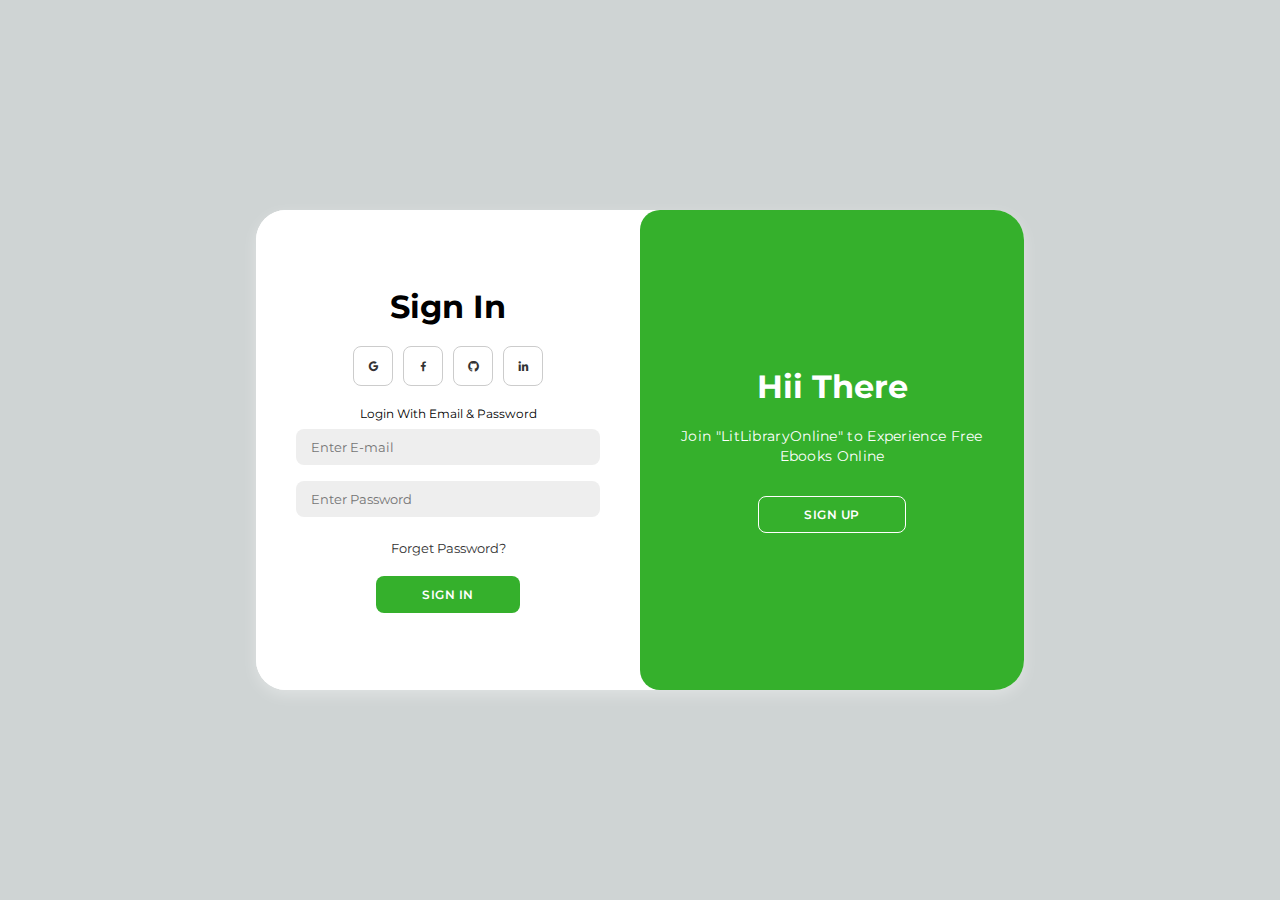
<file: Login Page/index.html>
<!DOCTYPE html>
<html lang="en">
  <head>
    <meta charset="UTF-8" />
    <meta name="viewport" content="width=device-width, initial-scale=1.0" />

    <link rel="stylesheet" href="style.css" />

    <link
      href="https://unpkg.com/boxicons@2.1.4/css/boxicons.min.css"
      rel="stylesheet"
    />
    <!--https://boxicons.com/ -->

    <title>Login & Register Page ->> Code With Patel</title>
  </head>

  <body>
    <div class="container" id="container">
      <div class="form-container sign-up">
        <form>
          <h1>Create Account</h1>
          <div class="social-icons">
            <a href="#" class="icons"><i class="bx bxl-google"></i></a>
            <a href="#" class="icons"><i class="bx bxl-facebook"></i></a>
            <a href="#" class="icons"><i class="bx bxl-github"></i></a>
            <a href="#" class="icons"><i class="bx bxl-linkedin"></i></a>
          </div>
          <span>Register with E-mail</span>
          <input type="text" placeholder="Name" />
          <input type="email" placeholder="Enter E-mail" />
          <input type="password" placeholder="Enter Password" />
          <button>Sign Up</button>
        </form>
      </div>

      <div class="form-container sign-in">
        <form>
          <h1>Sign In</h1>
          <div class="social-icons">
            <a href="#" class="icons"><i class="bx bxl-google"></i></a>
            <a href="#" class="icons"><i class="bx bxl-facebook"></i></a>
            <a href="#" class="icons"><i class="bx bxl-github"></i></a>
            <a href="#" class="icons"><i class="bx bxl-linkedin"></i></a>
          </div>
          <span>Login With Email & Password</span>
          <input type="email" placeholder="Enter E-mail" />
          <input type="password" placeholder="Enter Password" />
          <a href="#">Forget Password?</a>
          <button>Sign In</button>
        </form>
      </div>

      <div class="toggle-container">
        <div class="toggle">
          <div class="toggle-panel toggle-left">
            <h1>Welcome To <br />LitLibraryOnline</h1>
            <p>Sign in With ID & Passowrd</p>
            <button class="hidden" id="login">Sign In</button>
          </div>
          <div class="toggle-panel toggle-right">
            <h1>Hii There</h1>
            <p>Join "LitLibraryOnline" to Experience Free Ebooks Online</p>
            <button class="hidden" id="register">Sign Up</button>
          </div>
        </div>
      </div>
    </div>

    <script src="script.js"></script>
  </body>
</html>
</file>
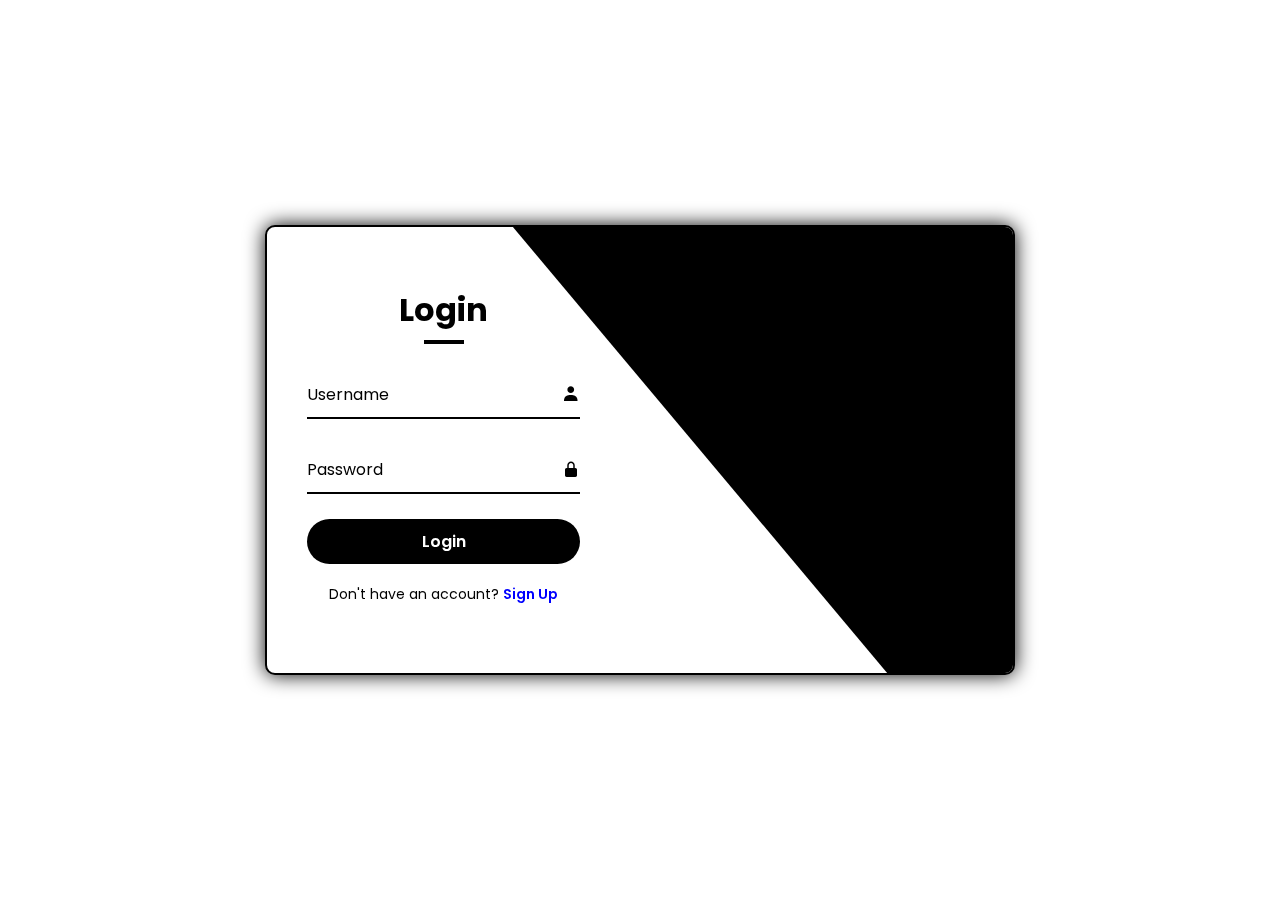
<file: Register Page/index.html>
<!DOCTYPE html>
<html lang="en">
  <head>
    <meta charset="UTF-8" />
    <meta name="viewport" content="width=device-width, initial-scale=1.0" />
    <title>Login Register form</title>

    <!--Boxicons CDN-->
    <link
      href="https://unpkg.com/boxicons@2.1.4/css/boxicons.min.css"
      rel="stylesheet"
    />

    <!--Custom CSS-->
    <link rel="stylesheet" href="style.css" />
  </head>

  <body>
    <div class="wrapper">
      <span class="rotate-bg"></span>
      <span class="rotate-bg2"></span>

      <div class="form-box login">
        <h2 class="title animation" style="--i: 0; --j: 21">Login</h2>
        <form action="#">
          <div class="input-box animation" style="--i: 1; --j: 22">
            <input type="text" required />
            <label for="">Username</label>
            <i class="bx bxs-user"></i>
          </div>

          <div class="input-box animation" style="--i: 2; --j: 23">
            <input type="password" required />
            <label for="">Password</label>
            <i class="bx bxs-lock-alt"></i>
          </div>

          <button type="submit" class="btn animation" style="--i: 3; --j: 24">
            Login
          </button>

          <div class="linkTxt animation" style="--i: 5; --j: 25">
            <p>
              Don't have an account?
              <a href="#" class="register-link">Sign Up</a>
            </p>
          </div>
        </form>
      </div>

      <!--Register Form-->
      <div class="form-box register">
        <h2 class="title animation" style="--i: 17; --j: 0">Sign Up</h2>

        <form action="#">
          <div class="input-box animation" style="--i: 18; --j: 1">
            <input type="text" required />
            <label for="">Username</label>
            <i class="bx bxs-user"></i>
          </div>

          <div class="input-box animation" style="--i: 19; --j: 2">
            <input type="email" required />
            <label for="">Email</label>
            <i class="bx bxs-envelope"></i>
          </div>

          <div class="input-box animation" style="--i: 20; --j: 3">
            <input type="password" required />
            <label for="">Password</label>
            <i class="bx bxs-lock-alt"></i>
          </div>

          <button type="submit" class="btn animation" style="--i: 21; --j: 4">
            Sign Up
          </button>

          <div class="linkTxt animation" style="--i: 22; --j: 5">
            <p>
              Already have an account? <a href="#" class="login-link">Login</a>
            </p>
          </div>
        </form>
      </div>
    </div>

    <!--Script.js-->
    <script src="script.js"></script>
  </body>
</html>
</file>
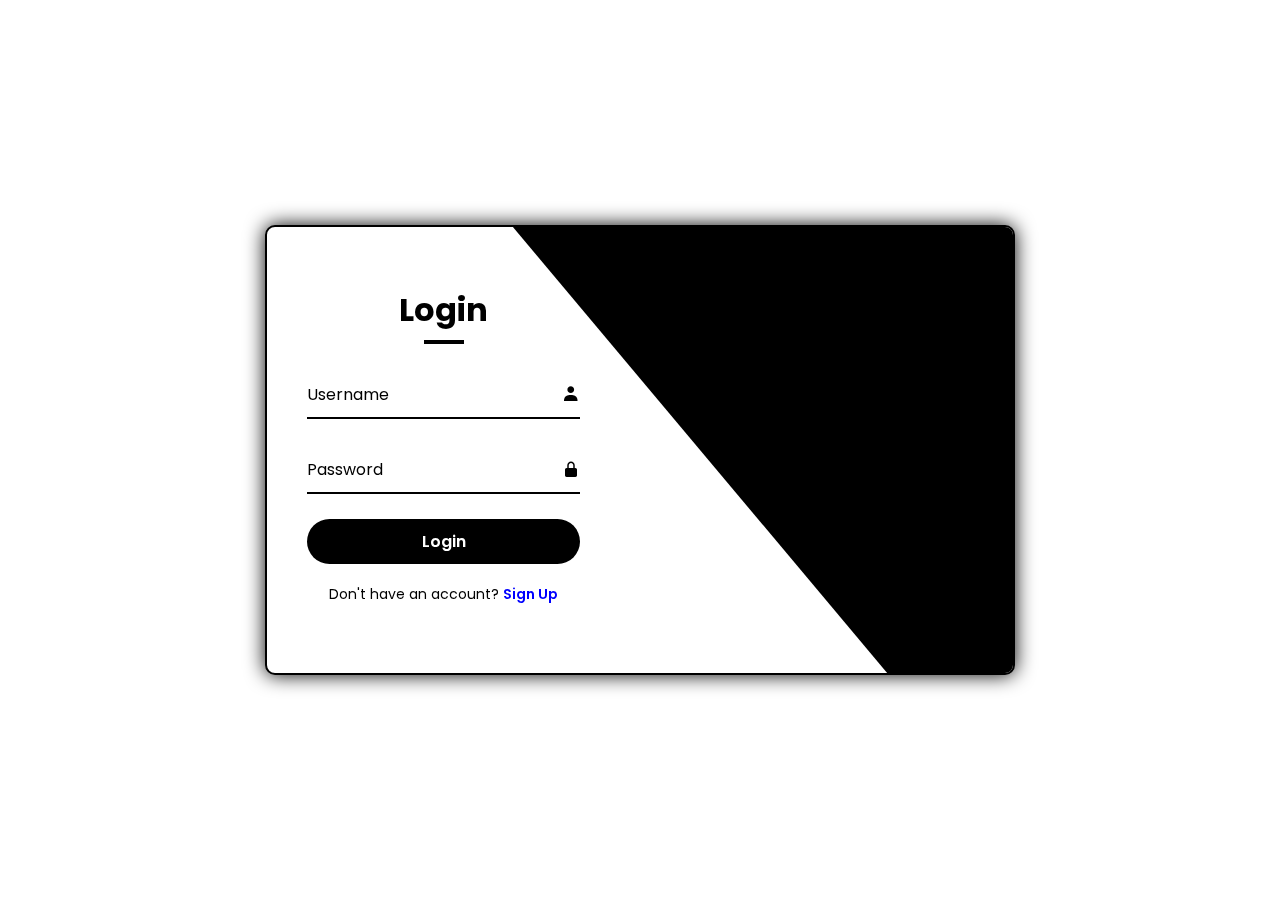
<file: Register/register.html>
<!DOCTYPE html>
<html lang="en">
  <head>
    <meta charset="UTF-8" />
    <meta name="viewport" content="width=device-width, initial-scale=1.0" />
    <title>Login Register form</title>

    <!--Boxicons CDN-->
    <link
      href="https://unpkg.com/boxicons@2.1.4/css/boxicons.min.css"
      rel="stylesheet"
    />

    <!--Custom CSS-->
    <link rel="stylesheet" href="register.css" />
  </head>

  <body>
    <div class="wrapper">
      <span class="rotate-bg"></span>
      <span class="rotate-bg2"></span>

      <div class="form-box login">
        <h2 class="title animation" style="--i: 0; --j: 21">Login</h2>
        <form >
          <div class="input-box animation" style="--i: 1; --j: 22">
            <input type="text" required />
            <label for="">Username</label>
            <i class="bx bxs-user"></i>
          </div>

          <div class="input-box animation" style="--i: 2; --j: 23">
            <input type="password" required />
            <label for="">Password</label>
            <i class="bx bxs-lock-alt"></i>
          </div>

          <button type="submit" class="btn animation" style="--i: 3; --j: 24">
            Login
          </button>

          <div class="linkTxt animation" style="--i: 5; --j: 25">
            <p>
              Don't have an account?
              <a href="#" class="register-link">Sign Up</a>
            </p>
          </div>
        </form>
      </div>

      <!--Register Form-->
      <div class="form-box register">
        <h2 class="title animation" style="--i: 17; --j: 0">Sign Up</h2>

        <form action>
          <div class="input-box animation" style="--i: 18; --j: 1">
            <input type="text" required />
            <label for="">Username</label>
            <i class="bx bxs-user"></i>
          </div>

          <div class="input-box animation" style="--i: 19; --j: 2">
            <input type="email" required />
            <label for="">Email</label>
            <i class="bx bxs-envelope"></i>
          </div>

          <div class="input-box animation" style="--i: 20; --j: 3">
            <input type="password" required />
            <label for="">Password</label>
            <i class="bx bxs-lock-alt"></i>
          </div>

          <button type="submit" class="btn animation" style="--i: 21; --j: 4">
            Sign Up
          </button>

          <div class="linkTxt animation" style="--i: 22; --j: 5">
            <p>
              Already have an account? <a href="#" class="login-link">Login</a>
            </p>
          </div>
        </form>
      </div>
    </div>

    <!--Script.js-->
    <script src="register.js"></script>
  </body>
</html>
</file>
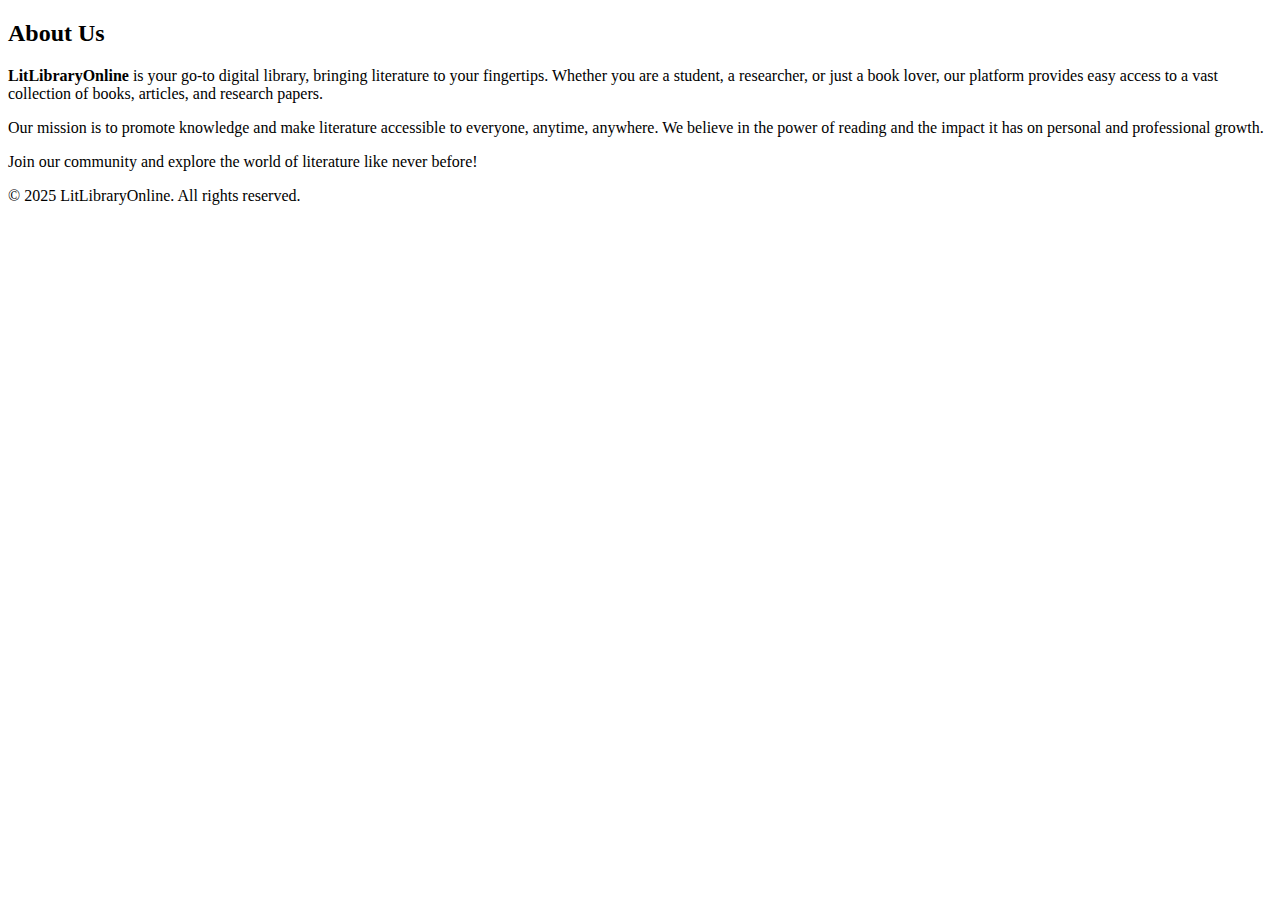
<file: templates/about.html>
<!DOCTYPE html>
<html lang="en">
<head>
    <meta charset="UTF-8">
    <meta name="viewport" content="width=device-width, initial-scale=1.0">
    <title>About Us - LitLibraryOnline</title>
</head>
<body> 
    <section class="about">
        <div class="container">
            <h2>About Us</h2>
            <p><strong>LitLibraryOnline</strong> is your go-to digital library, bringing literature to your fingertips. Whether you are a student, a researcher, or just a book lover, our platform provides easy access to a vast collection of books, articles, and research papers.</p>

            <p>Our mission is to promote knowledge and make literature accessible to everyone, anytime, anywhere. We believe in the power of reading and the impact it has on personal and professional growth.</p>

            <p>Join our community and explore the world of literature like never before!</p>
        </div>
    </section>

    <footer>
        <div class="container">
            <p>&copy; 2025 LitLibraryOnline. All rights reserved.</p>
        </div>
    </footer>
</body>
</html>
</file>
<file: Login Page/style.css>
@import url('https://fonts.googleapis.com/css2?family=Montserrat:wght@300;400;500;600;700&display=swap');

*{
    margin: 0;
    padding: 0;
    box-sizing: border-box;
    font-family: 'Montserrat', sans-serif;
}

body{
    background-color: rgba(195, 201, 201, 0.795);
    display: flex;
    align-items: center;
    justify-content: center;
    flex-direction: column;
    height: 100vh;
}

.container{
    background-color: #fff;
    border-radius: 30px;
    box-shadow: 0 5px 15px rgba(255, 255, 255, 0.35);
    position: relative;
    overflow: hidden;
    width: 768px;
    max-width: 100%;
    min-height: 480px;
}

.container p{
    font-size: 14px;
    line-height: 20px;
    letter-spacing: 0.3px;
    margin: 20px 0;
}

.container span{
    font-size: 12px;
}

.container a{
    color: #333;
    font-size: 13px;
    text-decoration: none;
    margin: 15px 0 10px;
}

.container button{
    background-color: rgba(35, 169, 25, 0.918);
    color: #fff;
    font-size: 12px;
    padding: 10px 45px;
    border: 1px solid transparent;
    border-radius: 8px;
    font-weight: 600;
    letter-spacing: 0.5px;
    text-transform: uppercase;
    margin-top: 10px;
    cursor: pointer;
}

.container button.hidden{
    background-color: transparent;
    border-color: #fff;
}

.container form{
    background-color: #fff;
    display: flex;
    align-items: center;
    justify-content: center;
    flex-direction: column;
    padding: 0 40px;
    height: 100%;
}

.container input{
    background-color: #eee;
    border:none;
    margin: 8px 0;
    padding: 10px 15px;
    font-size: 13px;
    border-radius: 8px;
    width: 100%;
    outline: none;
}

.form-container{
    position: absolute;
    top: 0;
    height: 100%;
    transition: all 0.6s ease-in-out;
}

.sign-in{
    left: 0;
    width: 50%;
    z-index: 2;
}

.container.active .sign-in{
    transform: translateX(100%);
}

.sign-up{
    left: 0;
    width: 50%;
    opacity: 0;
    z-index: 1;
}

.container.active .sign-up{
    transform: translateX(100%);
    opacity: 1;
    z-index: 5;
    animation: move 0.6s;
}

@keyframes move{
    0%, 49.99%{
        opacity: 0;
        z-index: 1;
    }
    50%, 100%{
        opacity: 1;
        z-index: 5;
    }
}

.social-icons{
    margin: 20px 0;
}

.social-icons a{
    border: 1px solid #ccc;
    border-radius: 20%;
    display: inline-flex;
    justify-content: center;
    align-items: center;
    margin: 0 3px;
    width: 40px;
    height: 40px;
}

.toggle-container{
    position: absolute;
    top: 0;
    left: 50%;
    width: 50%;
    height: 100%;
    overflow: hidden;
    transition: all 0.6s ease-in-out;
    border-radius: 20px;
    z-index: 1000;
}

.container.active .toggle-container{
    transform: translateX(-100%);
    border-radius: 20px;
}

.toggle{
    background-color: rgba(35, 169, 25, 0.918);
    height: 100%;
    color: #fff;
    position: relative;
    left: -100%;
    height: 100%;
    width: 200%;
    transform: translateX(0);
    transition: all 0.6s ease-in-out;
}

.container.active .toggle{
    transform: translateX(50%);
}

.toggle-panel{
    position: absolute;
    width: 50%;
    height: 100%;
    display: flex;
    align-items: center;
    justify-content: center;
    flex-direction: column;
    padding: 0 30px;
    text-align: center;
    top: 0;
    transform: translateX(0);
    transition: all 0.6s ease-in-out;
}

.toggle-left{
    transform: translateX(-200%);
}

.container.active .toggle-left{
    transform: translateX(0);
}

.toggle-right{
    right: 0;
    transform: translateX(0);
}
</file>
<file: Register Page/style.css>
@import url('https://fonts.googleapis.com/css2?family=Poppins:wght@300;400;500;600;700;800&display=swap');

:root{
    --white: #ffffff;
    --black: #000; 
    --lightBulue: #17a;
}

*{
    margin: 0;
    padding: 0;
    box-sizing: border-box;
    font-family: 'Poppins', sans-serif;
}

body{
    display: flex;
    justify-content: center;
    align-items: center;
    min-height: 100vh;
}

.wrapper{
    position: relative;
    width: 750px;
    height: 450px;
    background: var(--white);
    border: 2px solid var(--black);
    border-radius: 10px;
    box-shadow: 0 0 20px var(--black);
    overflow: hidden;
}


.wrapper .form-box{
    position: absolute;
    top: 0;
    width: 50%;
    height: 100%;
    display: flex;
    justify-content: center;
    flex-direction: column;
}

.wrapper .form-box.login{
    left: 0;
    padding: 0 60px 0 40px;
}

.form-box h2{
    margin-bottom: 10px;
    position: relative;
    font-size: 32px;
    color: var(--black);
    text-align: center;
}

.form-box h2::after{
    content: "";
    position: absolute;
    bottom: -10px;
    left: 50%;
    transform: translateX(-50%);
    width: 40px;
    height: 4px;
    background: var(--black);
}

.form-box .input-box{
    position: relative;
    width: 100%;
    height: 50px;
    margin: 25px 0;
}

.input-box input{
    width: 100%;
    height: 100%;
    background: transparent;
    color: var(--black);
    font-size: 16px;
    font-weight: 500;
    border: none;
    outline: none;
    border-bottom: 2px solid var(--black);
    transition: .5s;
    padding-right: 23px;
}

.input-box input:focus,
.input-box input:valid{
    border-bottom-color: var(--lightBulue);
}

.input-box label{
    position: absolute;
    top: 50%;
    left: 0;
    transform: translateY(-50%);
    font-size: 16px;
    color: var(--black);
    pointer-events: none;
    transition: 0.5s;
}


.input-box input:focus~label,
.input-box input:valid~label{
    top: -5px;
    color: var(--lightBulue);
}


.input-box i{
    position: absolute;
    top: 50%;
    right: 0;
    transform: translateY(-50%);
    font-size: 18px;
    transition: 0.5s;
}

.input-box input:focus~i,
.input-box input:valid~i{
    color: var(--lightBulue);
}

form button{
    width: 100%;
    height: 45px;
    background-color: var(--black);
    color: var(--white);
    border: none;
    outline: none;
    border-radius: 40px;
    cursor: pointer;
    font-size: 16px;
    font-weight: 600;
    transition: .3s;
}

form button:hover{
    box-shadow: 0 0 10px rgba(0, 0, 0, 0.8);
}

form .linkTxt{
    font-size: 14px;
    color: var(--black);
    text-align: center;
    margin: 20px 0 10px;
}

.linkTxt p a{
    color: blue;
    text-decoration: none;
    font-weight: 600;
}

.wrapper .form-box.login .animation{
    transform: translateX(0);
    transition: 0.7s ease;
    opacity: 1;
    filter: blur(0);
    transition-delay: calc(.1s * var(--j));
}


.wrapper.active .form-box.login .animation{
    transform: translateX(-120%);
    opacity: 0;
    filter: blur(10px);
    transition-delay: calc(.1s * var(--i));
}






.wrapper .info-text{
    position: absolute;
    top: 0;
    width: 50%;
    height: 100%;
    display: flex;
    flex-direction: column;
    justify-content: center;
}

.wrapper .info-text.login{
    right: 0;
    text-align: right;
    padding: 0 40px 60px 150px;

}

.wrapper .info-text h2{
    font-size: 36px;
    color: var(--white);
    line-height: 1.3;
    text-transform: uppercase;
}

.wrapper .info-text p{
    font-size: 16px;
    color: var(--white);
}


.wrapper .info-text.login .animation{
    transform: translateX(0);
    opacity: 1;
    filter: blur(0);
    transition: 0.7s ease;
    transition-delay: calc(.1s * var(--j));
}
.wrapper.active .info-text.login .animation{
    transform: translateX(120px);
    opacity: 0;
    filter: blur(10px);
    transition: 0.7s ease;
    transition-delay: calc(.1s * var(--i));
}





.wrapper .rotate-bg{
    position: absolute;
    top: -4px;
    right: 0;
    width: 850px;
    height: 600px;
    background: #000;
    transform: rotate(10deg) skewY(40deg);
    transform-origin: bottom right;
    transition: 1.5s ease;
    transition-delay: 1.6s;
}

.wrapper.active .rotate-bg{
    transform: rotate(0) skewY(0);
    transition-delay: 0.5s;
}











.wrapper .form-box.register{
    padding: 0 40px 0 60px;
    right: 0;
}

.wrapper.active .form-box.register{
    pointer-events: auto;
}


.wrapper .form-box.register .animation{
    transform: translateX(120%);
    opacity: 0;
    filter: blur(10px);
    transition: .7s ease;
    transition-delay: calc(.1s * var(--j));
}

.wrapper.active .form-box.register .animation{
    transform: translateX(0);
    opacity: 1;
    filter: blur(0);
    transition-delay: calc(.1s * var(--i));
}



.wrapper .info-text.register{
    left: 0;
    text-align: left;
    padding: 0 150px 60px 40px;
    pointer-events: none;
}

.wrapper.active .info-text.register{
    pointer-events: auto;
}


.wrapper .info-text.register .animation{
    transform: translateX(-120%);
    opacity: 0;
    filter: blur(10px);
    transition: .7s ease;
    transition-delay: calc(.1s * var(--j));
}

.wrapper.active .info-text.register .animation{
    transform: translateX(0);
    opacity: 1;
    filter: blur(0);
    transition-delay: calc(.1s * var(--i));
}




.wrapper .rotate-bg2{
    position: absolute;
    top: 100%;
    left: 250px;
    width: 850px;
    height: 700px;
    background: var(--white);
    transform: rotate(0) skewY(0);
    transform-origin: bottom left;
    transition: 1.5s ease;
    transition-delay: 0.5s;
}

.wrapper.active .rotate-bg2{
    transform: rotate(-11deg) skewY(-40deg);
    transition-delay: 1.2s;
}
</file>
<file: Register/register.css>
@import url('https://fonts.googleapis.com/css2?family=Poppins:wght@300;400;500;600;700;800&display=swap');

:root{
    --white: #ffffff;
    --black: #000; 
    --lightBulue: #17a;
}

*{
    margin: 0;
    padding: 0;
    box-sizing: border-box;
    font-family: 'Poppins', sans-serif;
}

body{
    display: flex;
    justify-content: center;
    align-items: center;
    min-height: 100vh;
}

.wrapper{
    position: relative;
    width: 750px;
    height: 450px;
    background: var(--white);
    border: 2px solid var(--black);
    border-radius: 10px;
    box-shadow: 0 0 20px var(--black);
    overflow: hidden;
}


.wrapper .form-box{
    position: absolute;
    top: 0;
    width: 50%;
    height: 100%;
    display: flex;
    justify-content: center;
    flex-direction: column;
}

.wrapper .form-box.login{
    left: 0;
    padding: 0 60px 0 40px;
}

.form-box h2{
    margin-bottom: 10px;
    position: relative;
    font-size: 32px;
    color: var(--black);
    text-align: center;
}

.form-box h2::after{
    content: "";
    position: absolute;
    bottom: -10px;
    left: 50%;
    transform: translateX(-50%);
    width: 40px;
    height: 4px;
    background: var(--black);
}

.form-box .input-box{
    position: relative;
    width: 100%;
    height: 50px;
    margin: 25px 0;
}

.input-box input{
    width: 100%;
    height: 100%;
    background: transparent;
    color: var(--black);
    font-size: 16px;
    font-weight: 500;
    border: none;
    outline: none;
    border-bottom: 2px solid var(--black);
    transition: .5s;
    padding-right: 23px;
}

.input-box input:focus,
.input-box input:valid{
    border-bottom-color: var(--lightBulue);
}

.input-box label{
    position: absolute;
    top: 50%;
    left: 0;
    transform: translateY(-50%);
    font-size: 16px;
    color: var(--black);
    pointer-events: none;
    transition: 0.5s;
}


.input-box input:focus~label,
.input-box input:valid~label{
    top: -5px;
    color: var(--lightBulue);
}


.input-box i{
    position: absolute;
    top: 50%;
    right: 0;
    transform: translateY(-50%);
    font-size: 18px;
    transition: 0.5s;
}

.input-box input:focus~i,
.input-box input:valid~i{
    color: var(--lightBulue);
}

form button{
    width: 100%;
    height: 45px;
    background-color: var(--black);
    color: var(--white);
    border: none;
    outline: none;
    border-radius: 40px;
    cursor: pointer;
    font-size: 16px;
    font-weight: 600;
    transition: .3s;
}

form button:hover{
    box-shadow: 0 0 10px rgba(0, 0, 0, 0.8);
}

form .linkTxt{
    font-size: 14px;
    color: var(--black);
    text-align: center;
    margin: 20px 0 10px;
}

.linkTxt p a{
    color: blue;
    text-decoration: none;
    font-weight: 600;
}

.wrapper .form-box.login .animation{
    transform: translateX(0);
    transition: 0.7s ease;
    opacity: 1;
    filter: blur(0);
    transition-delay: calc(.1s * var(--j));
}


.wrapper.active .form-box.login .animation{
    transform: translateX(-120%);
    opacity: 0;
    filter: blur(10px);
    transition-delay: calc(.1s * var(--i));
}






.wrapper .info-text{
    position: absolute;
    top: 0;
    width: 50%;
    height: 100%;
    display: flex;
    flex-direction: column;
    justify-content: center;
}

.wrapper .info-text.login{
    right: 0;
    text-align: right;
    padding: 0 40px 60px 150px;

}

.wrapper .info-text h2{
    font-size: 36px;
    color: var(--white);
    line-height: 1.3;
    text-transform: uppercase;
}

.wrapper .info-text p{
    font-size: 16px;
    color: var(--white);
}


.wrapper .info-text.login .animation{
    transform: translateX(0);
    opacity: 1;
    filter: blur(0);
    transition: 0.7s ease;
    transition-delay: calc(.1s * var(--j));
}
.wrapper.active .info-text.login .animation{
    transform: translateX(120px);
    opacity: 0;
    filter: blur(10px);
    transition: 0.7s ease;
    transition-delay: calc(.1s * var(--i));
}





.wrapper .rotate-bg{
    position: absolute;
    top: -4px;
    right: 0;
    width: 850px;
    height: 600px;
    background: #000;
    transform: rotate(10deg) skewY(40deg);
    transform-origin: bottom right;
    transition: 1.5s ease;
    transition-delay: 1.6s;
}

.wrapper.active .rotate-bg{
    transform: rotate(0) skewY(0);
    transition-delay: 0.5s;
}











.wrapper .form-box.register{
    padding: 0 40px 0 60px;
    right: 0;
}

.wrapper.active .form-box.register{
    pointer-events: auto;
}


.wrapper .form-box.register .animation{
    transform: translateX(120%);
    opacity: 0;
    filter: blur(10px);
    transition: .7s ease;
    transition-delay: calc(.1s * var(--j));
}

.wrapper.active .form-box.register .animation{
    transform: translateX(0);
    opacity: 1;
    filter: blur(0);
    transition-delay: calc(.1s * var(--i));
}



.wrapper .info-text.register{
    left: 0;
    text-align: left;
    padding: 0 150px 60px 40px;
    pointer-events: none;
}

.wrapper.active .info-text.register{
    pointer-events: auto;
}


.wrapper .info-text.register .animation{
    transform: translateX(-120%);
    opacity: 0;
    filter: blur(10px);
    transition: .7s ease;
    transition-delay: calc(.1s * var(--j));
}

.wrapper.active .info-text.register .animation{
    transform: translateX(0);
    opacity: 1;
    filter: blur(0);
    transition-delay: calc(.1s * var(--i));
}




.wrapper .rotate-bg2{
    position: absolute;
    top: 100%;
    left: 250px;
    width: 850px;
    height: 700px;
    background: var(--white);
    transform: rotate(0) skewY(0);
    transform-origin: bottom left;
    transition: 1.5s ease;
    transition-delay: 0.5s;
}

.wrapper.active .rotate-bg2{
    transform: rotate(-11deg) skewY(-40deg);
    transition-delay: 1.2s;
}
</file>
